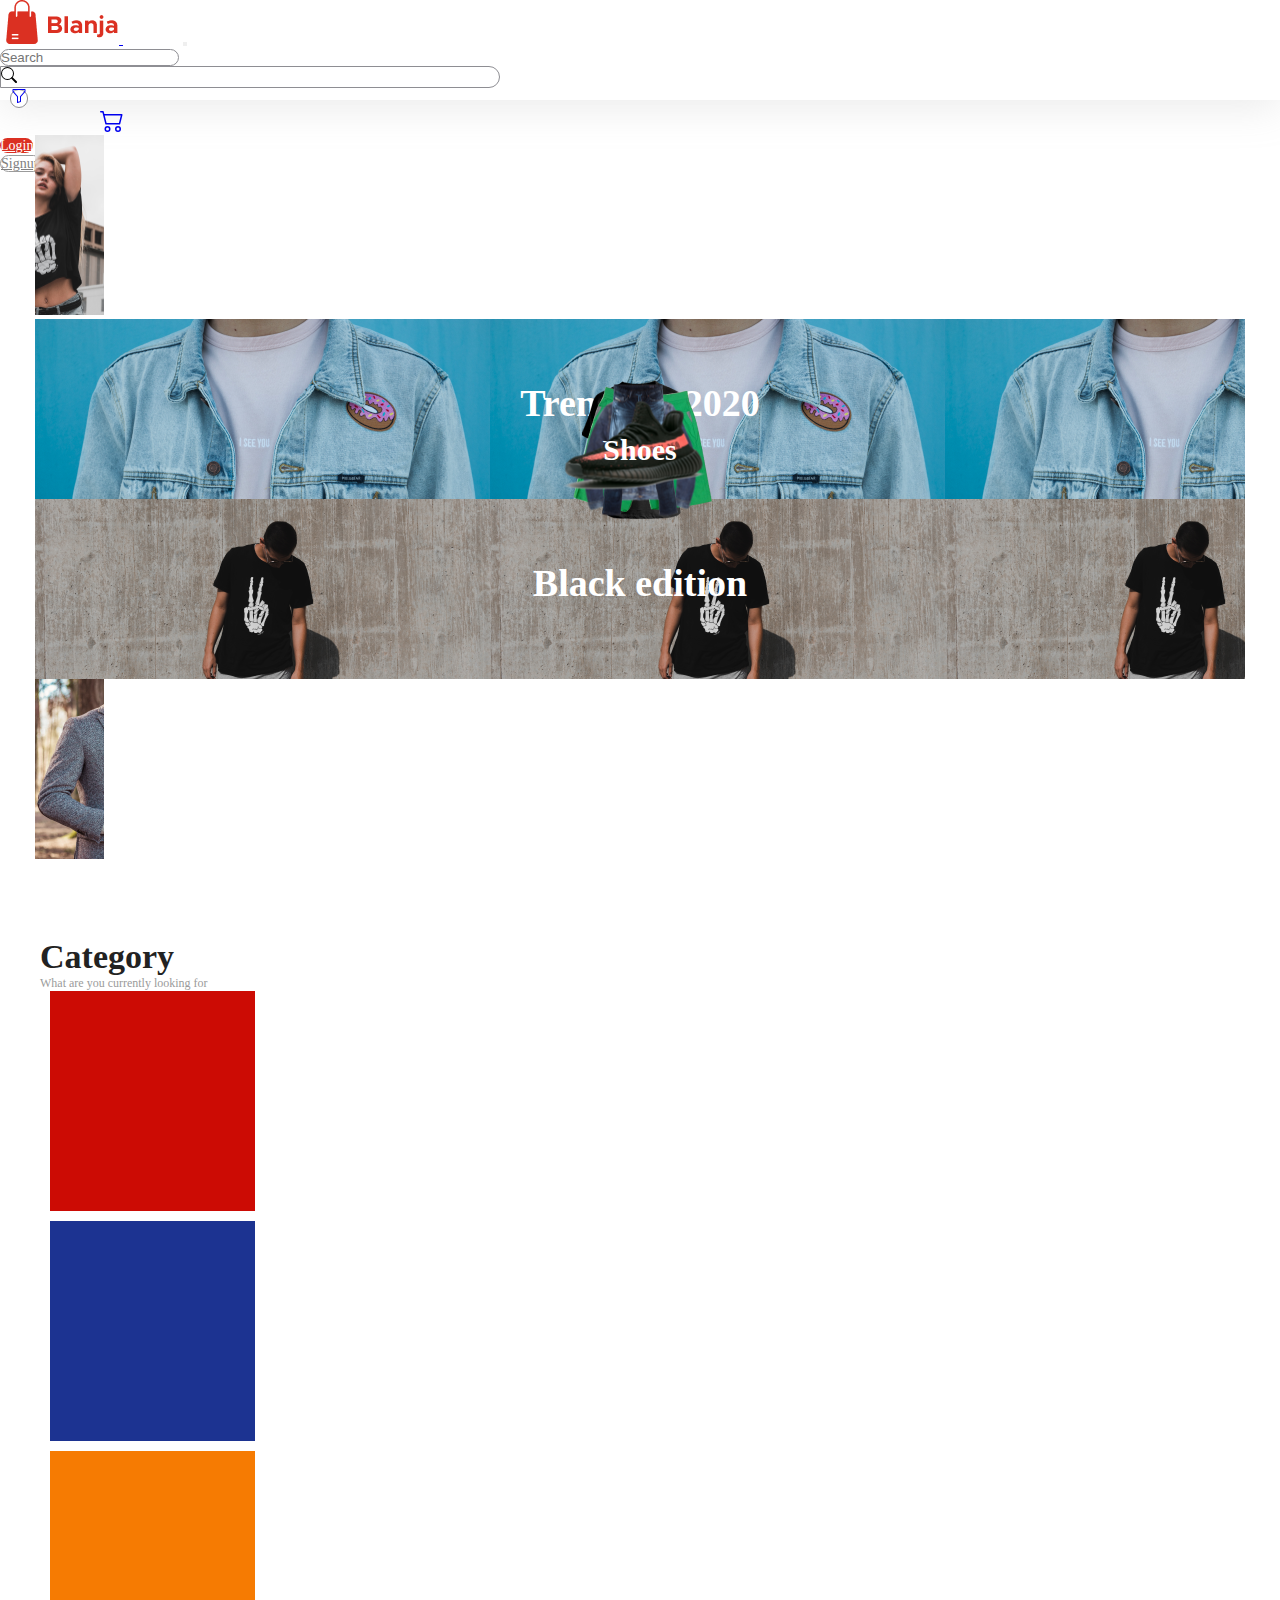
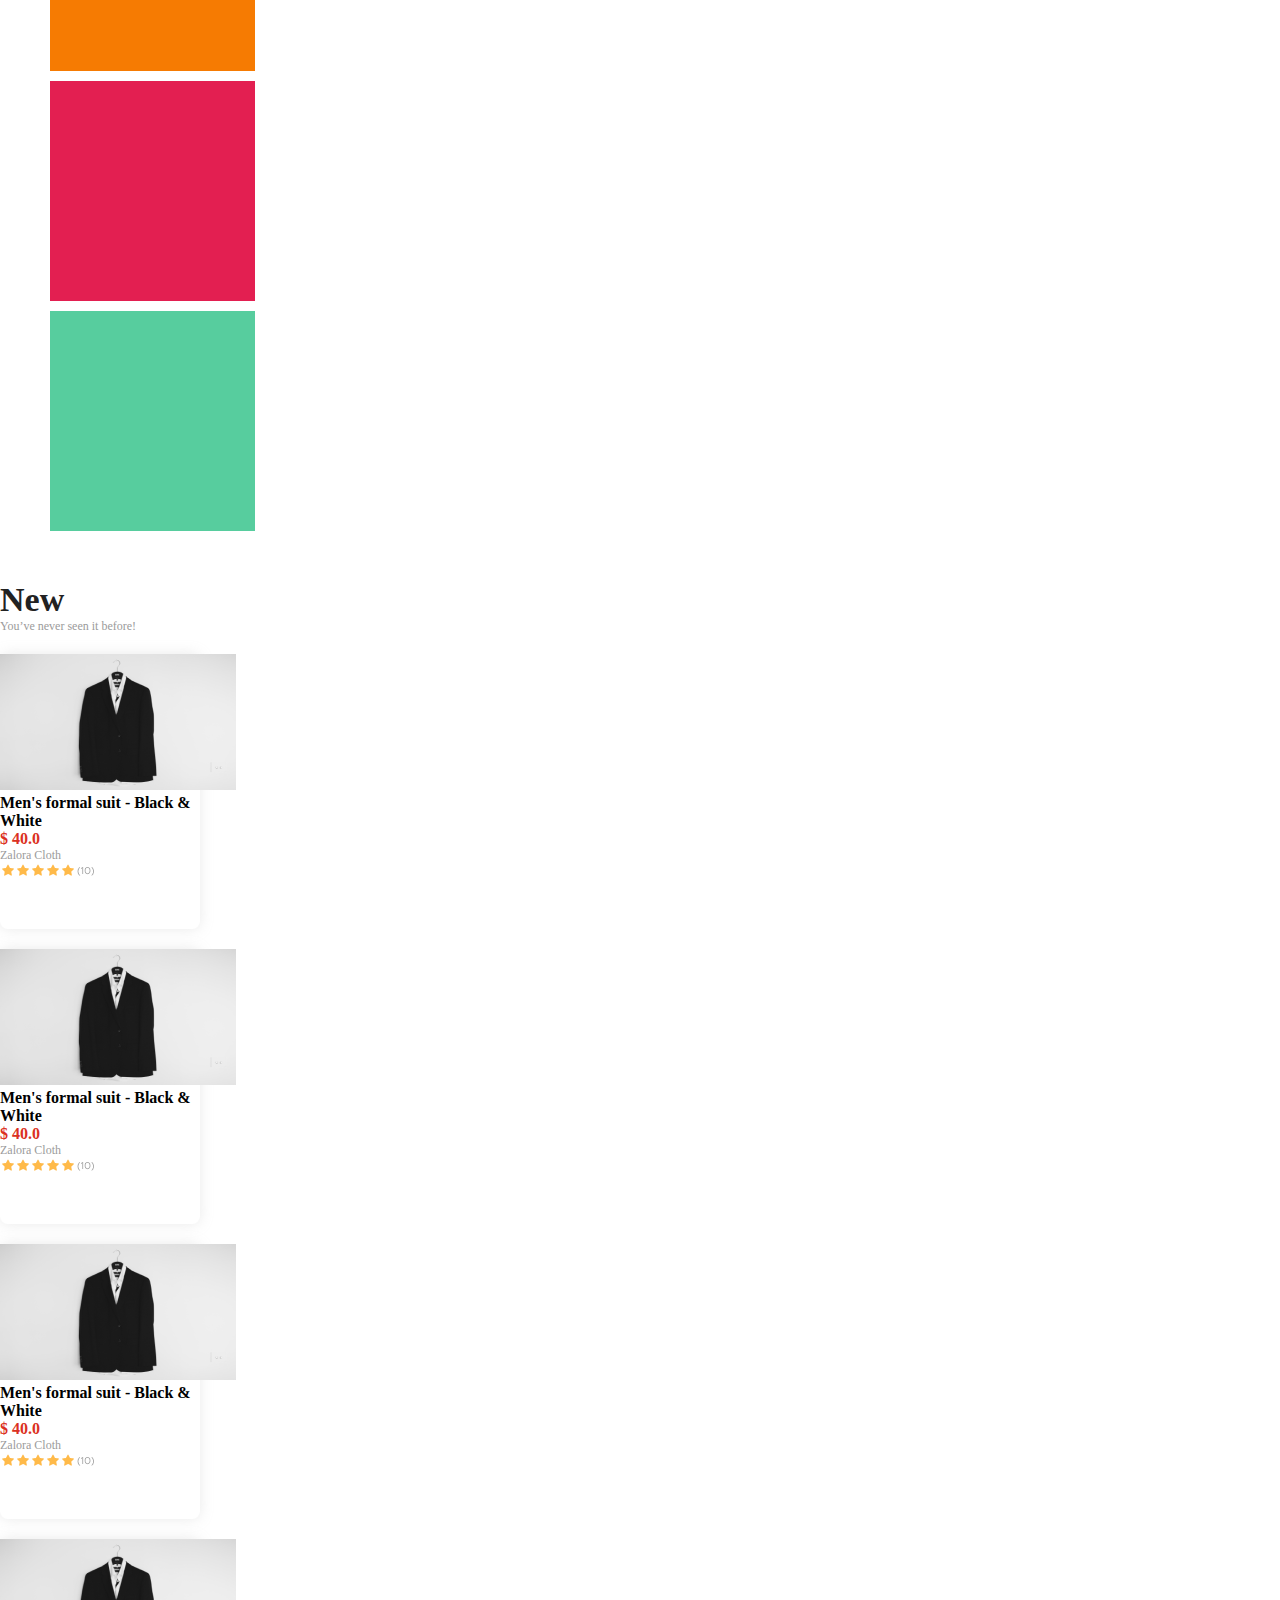
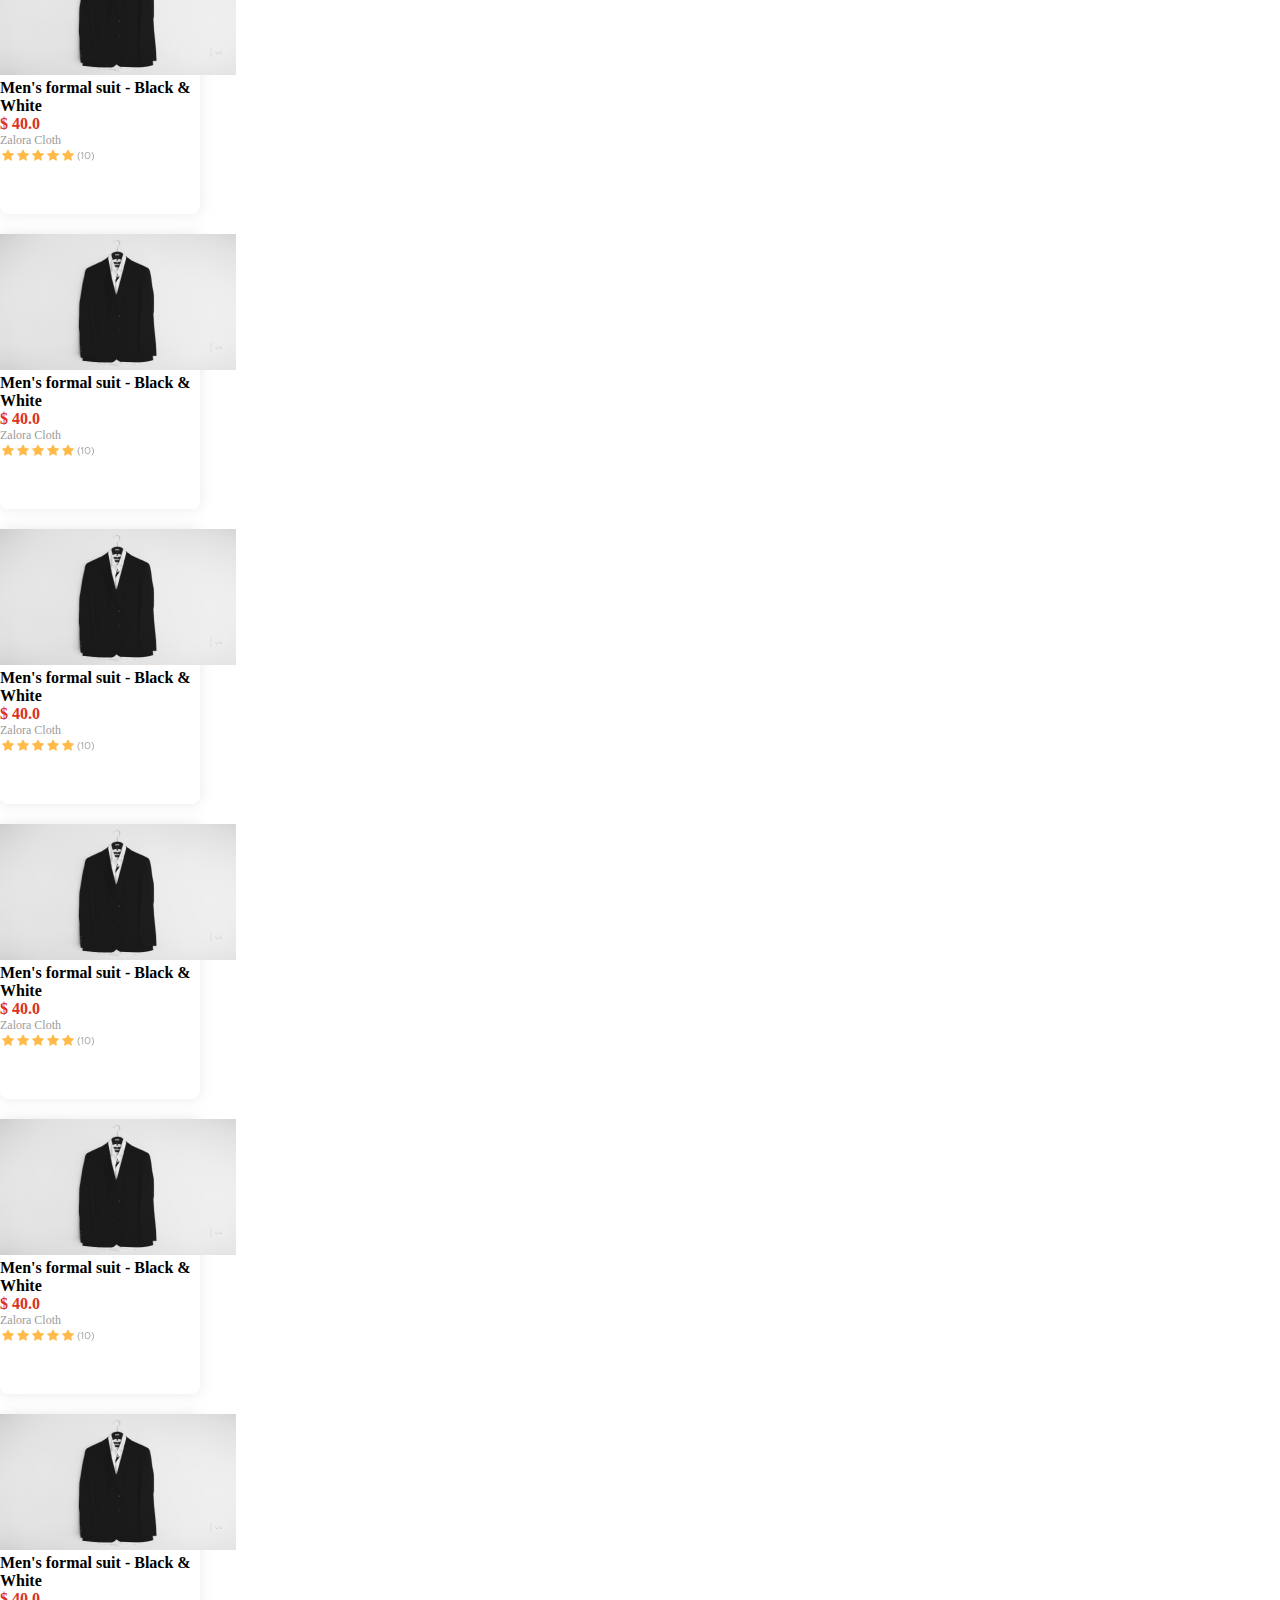
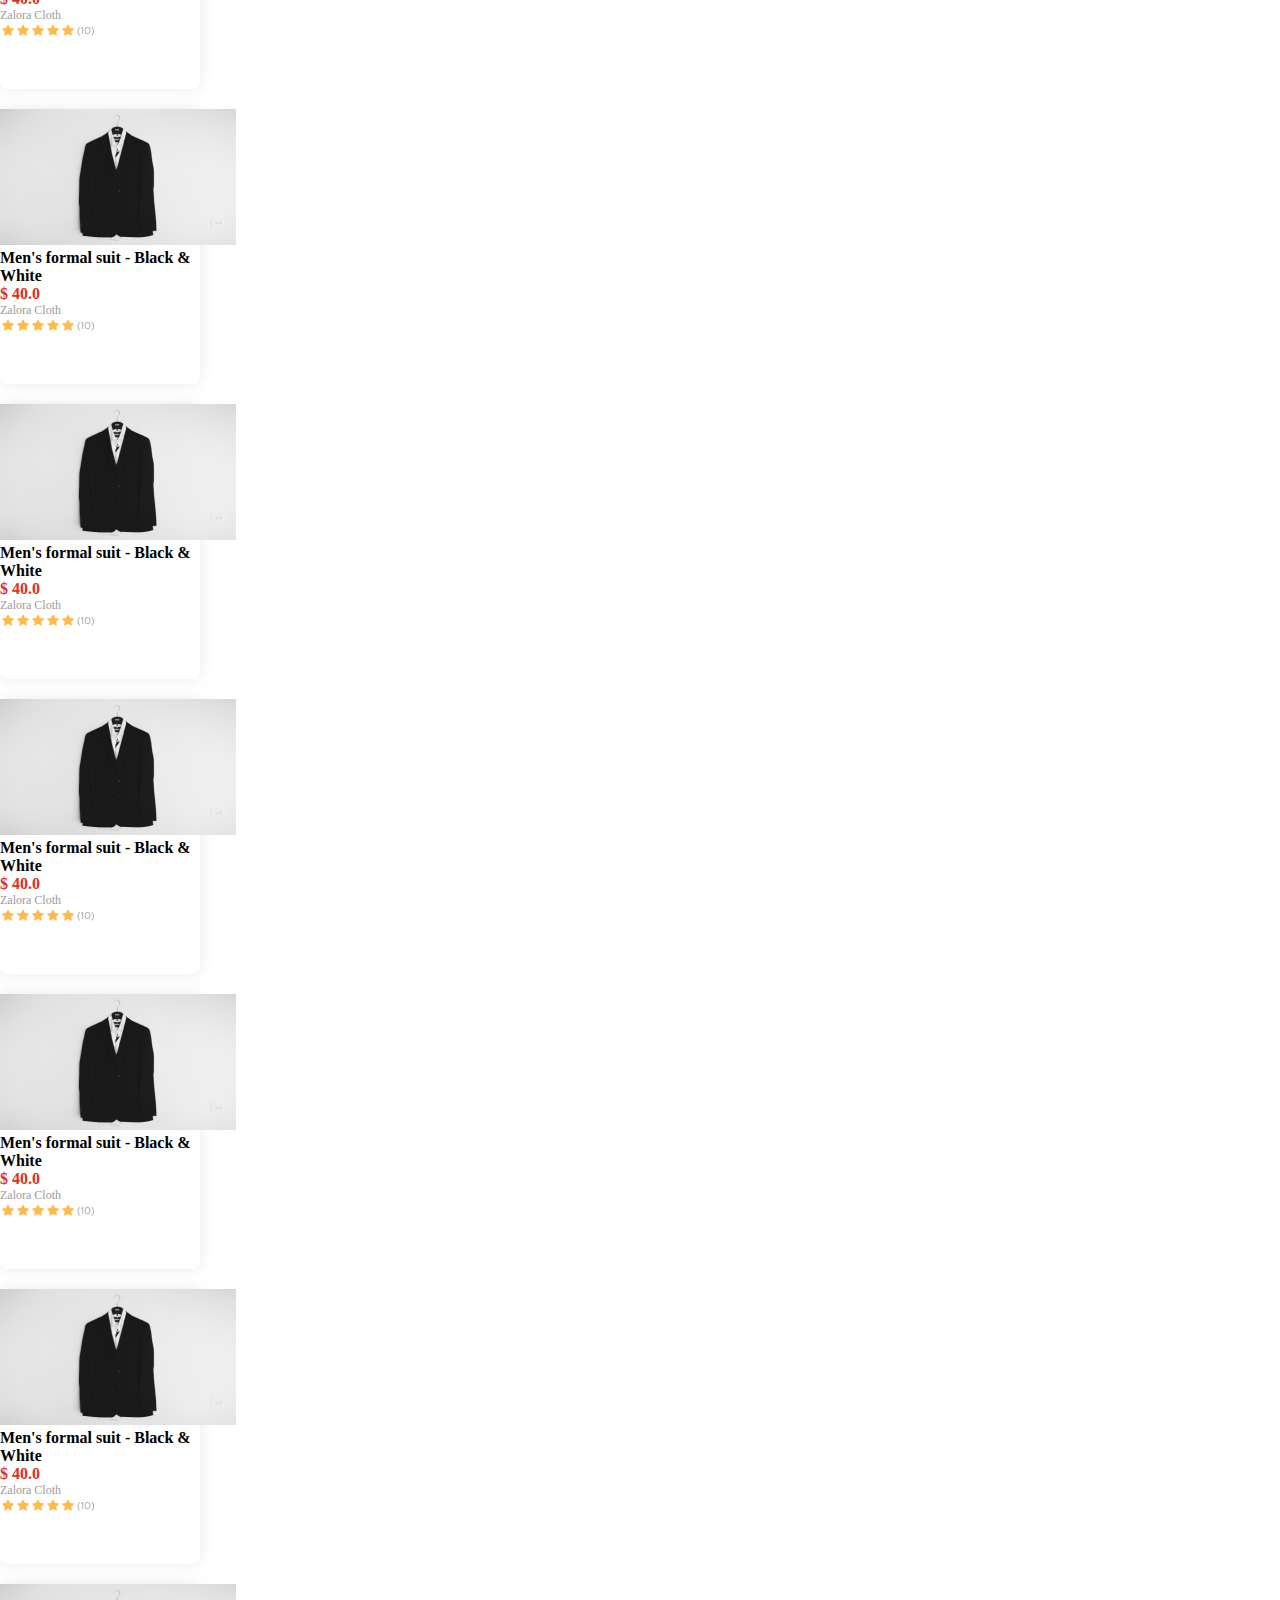
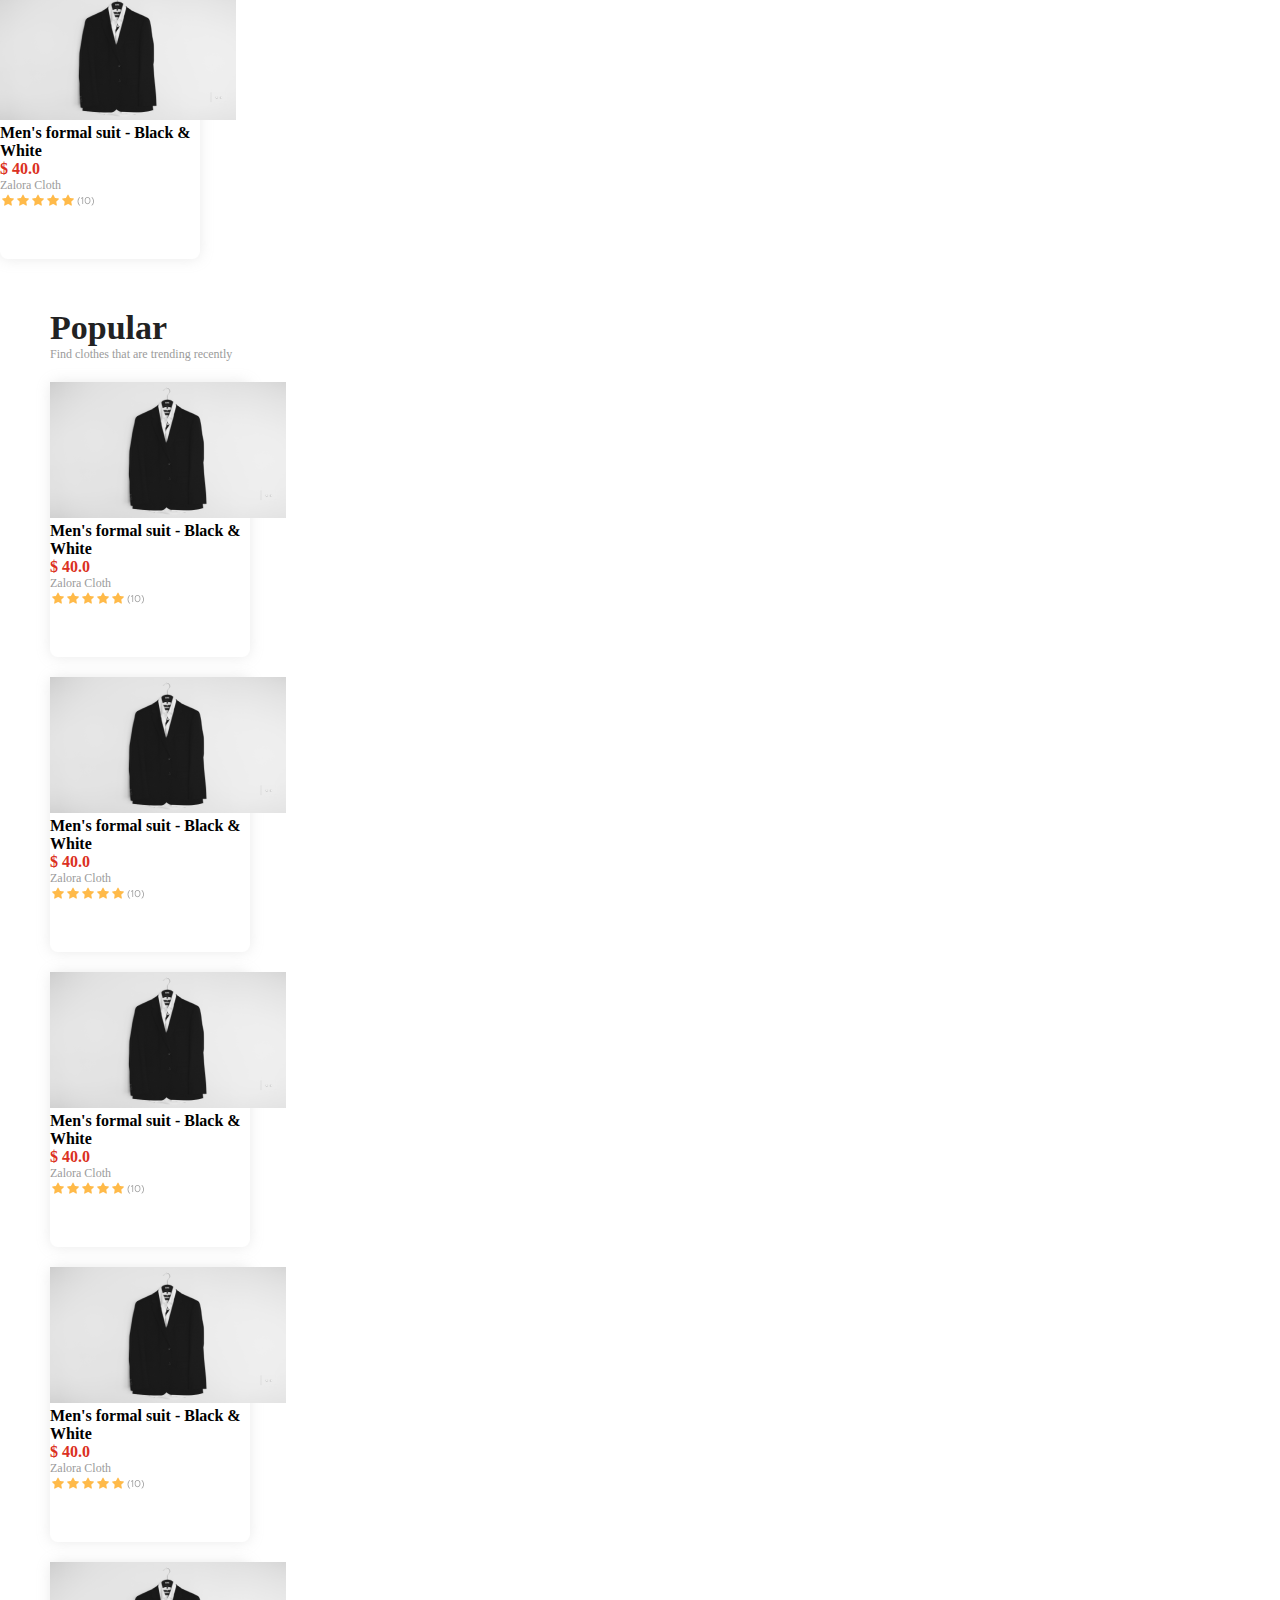
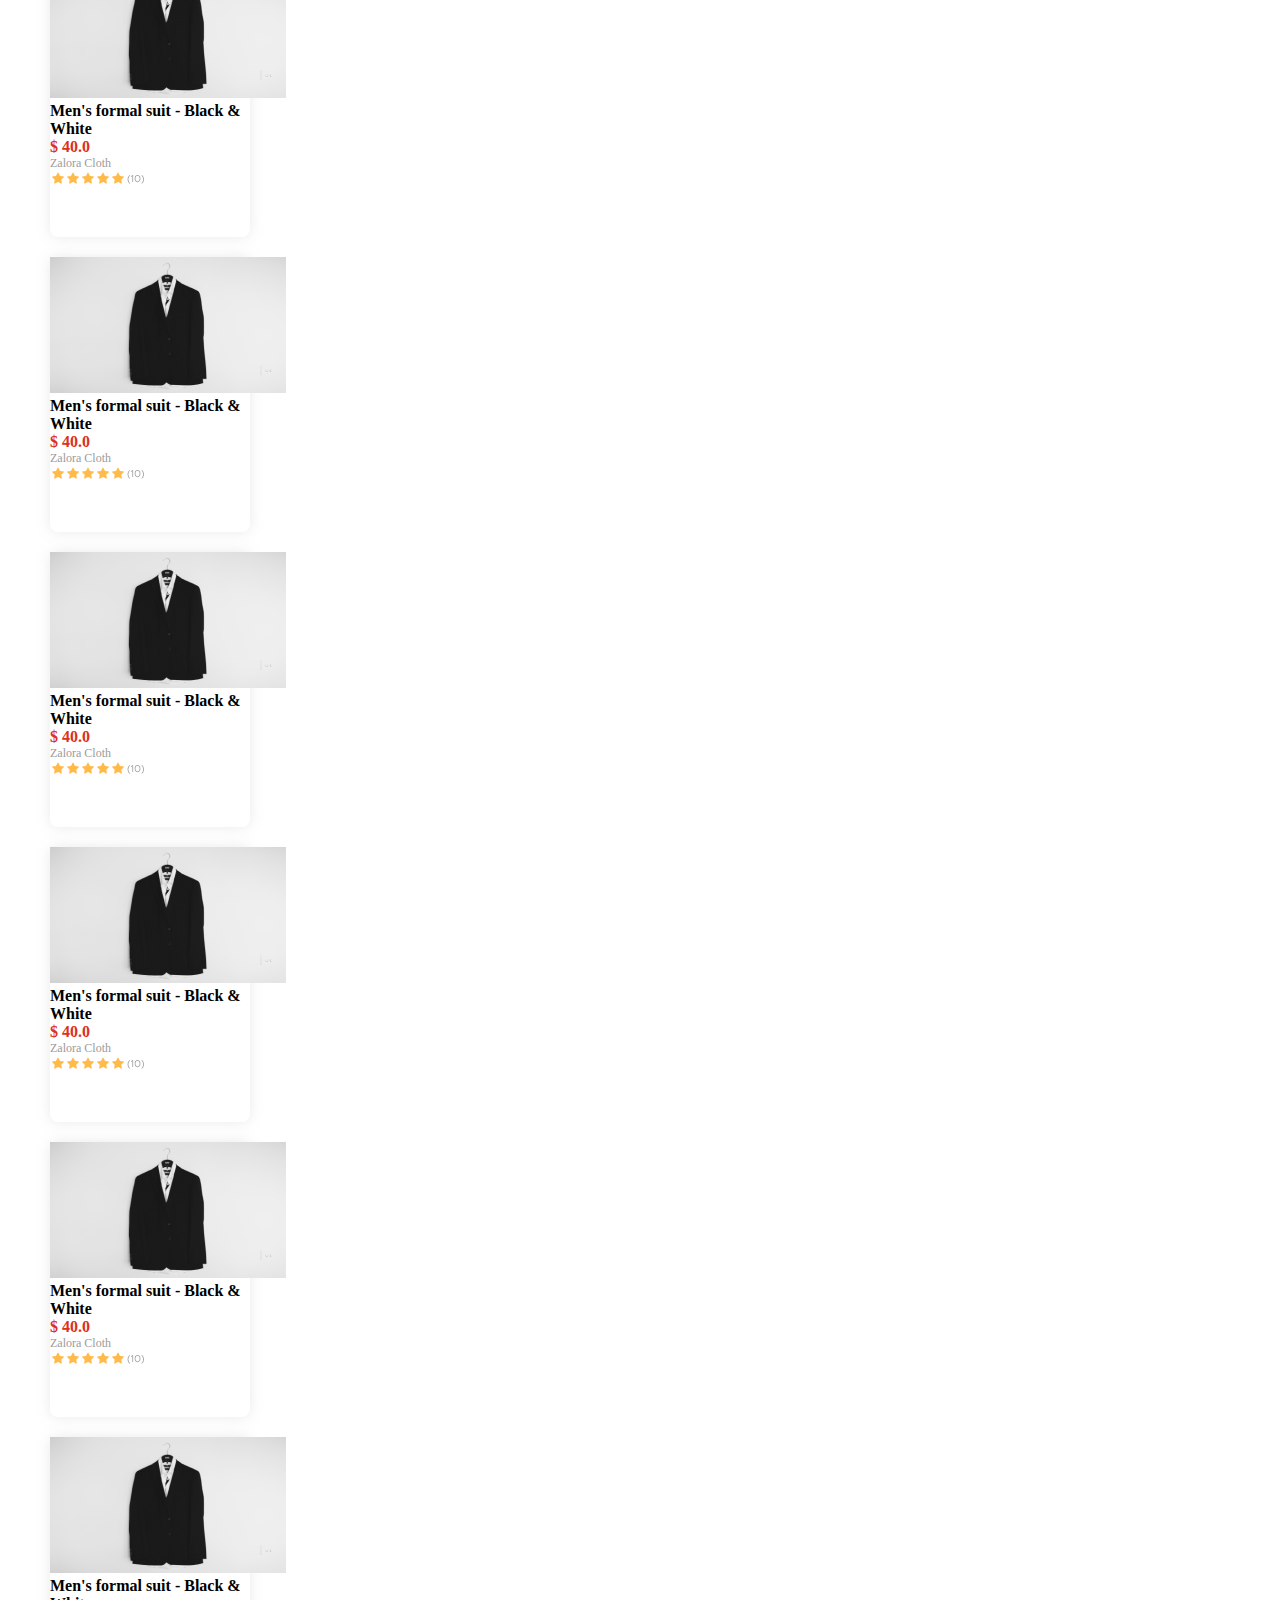
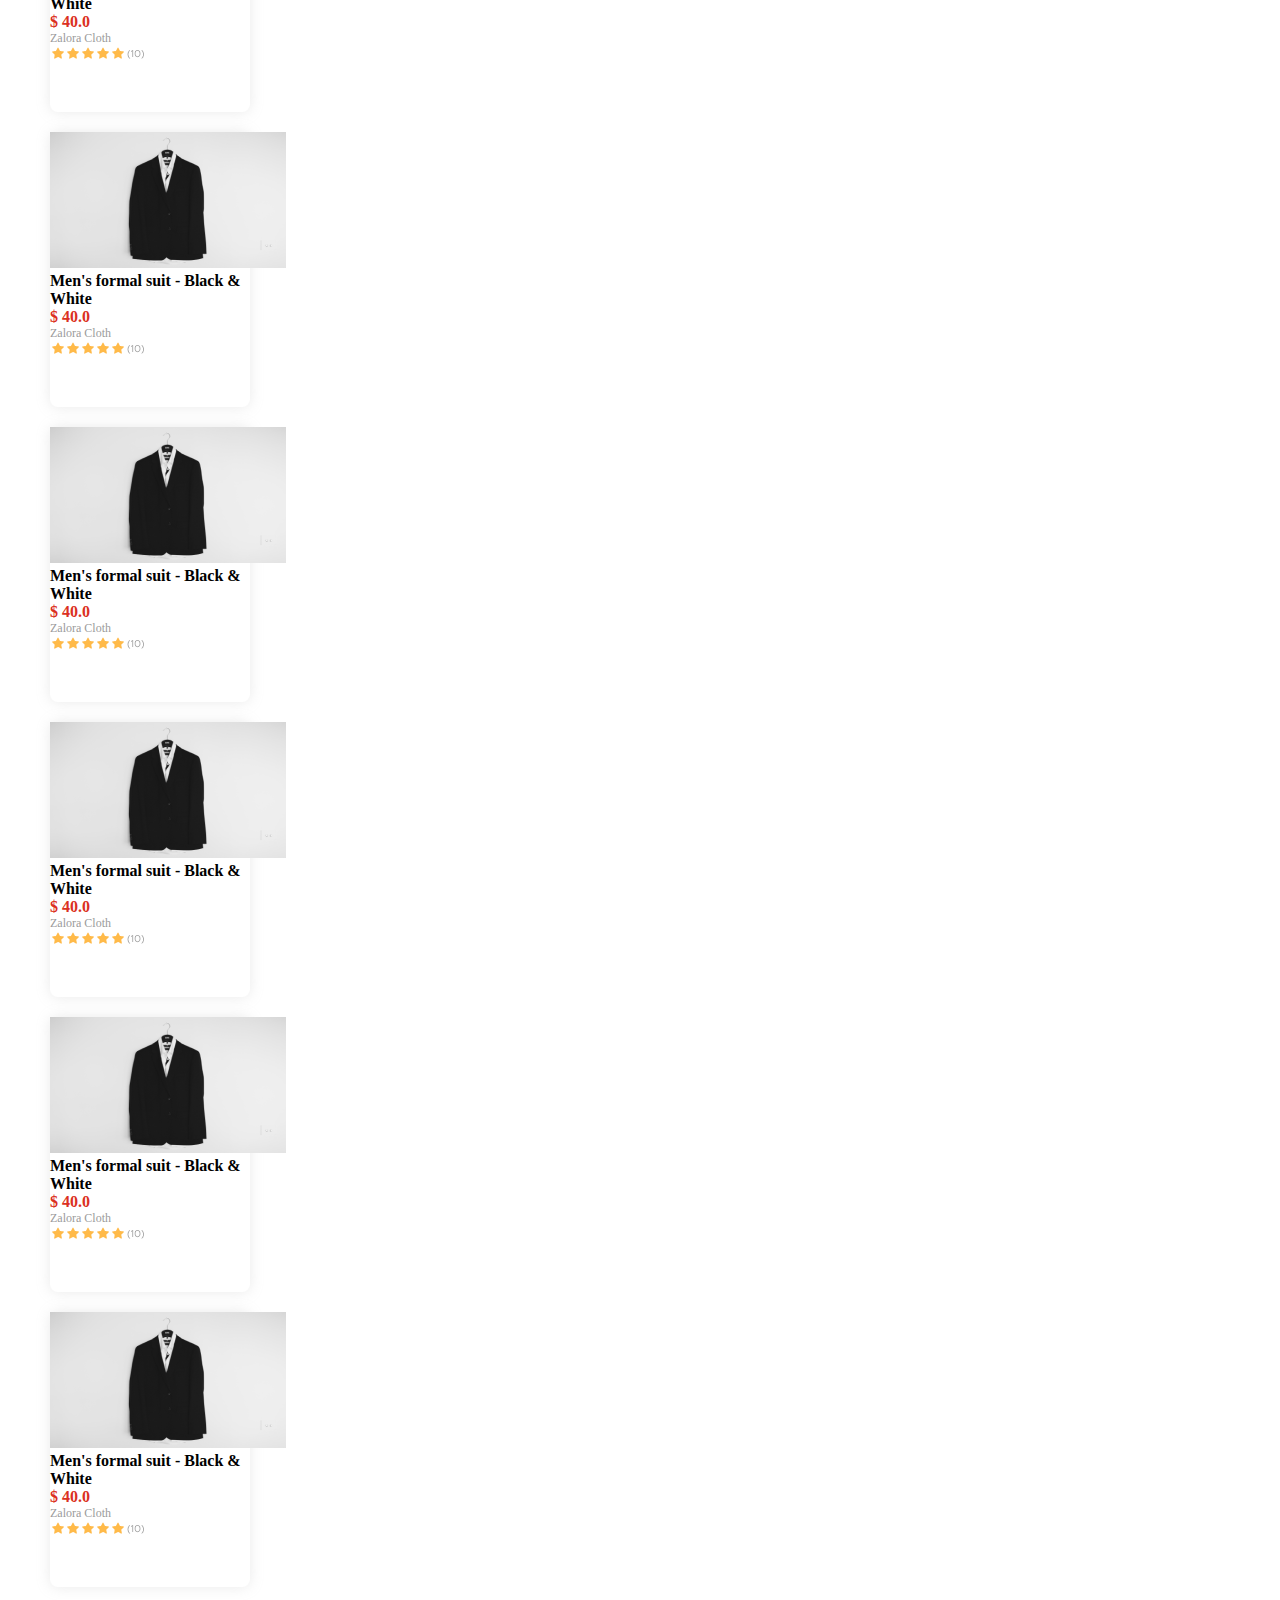
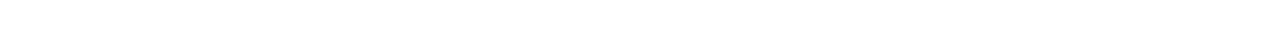
<file: index.html>
<!doctype html>
<html lang="en">
  <head>
    <!-- Required meta tags -->
    <meta charset="utf-8">
    <meta name="viewport" content="width=device-width, initial-scale=1, shrink-to-fit=no">
    
    <!-- Bootstrap CSS -->
    <link rel="stylesheet" href="https://cdn.jsdelivr.net/npm/bootstrap@4.5.3/dist/css/bootstrap.min.css" integrity="sha384-TX8t27EcRE3e/ihU7zmQxVncDAy5uIKz4rEkgIXeMed4M0jlfIDPvg6uqKI2xXr2" crossorigin="anonymous">

    <!-- Custom CSS -->
    <link href="main.css" rel="stylesheet" type="text/css" />
    
    <!-- External Font -->
    <link rel="stylesheet" media="screen" href="https://fontlibrary.org/face/metropolis" type="text/css"/>

    <title>Yu Shop</title>
  </head>

  <body>
    <!-- Navigation Bar -->
    <nav class="navbar sticky-top navbar-expand-lg navbar-light bg-light">
      <div class="container">
        <a class="navbar-brand" href="#">
          <img src="./assets/Group 1159.png" alt="Brand">
        </a>
        <button class="navbar-toggler collapsed" type="button" data-toggle="collapse" data-target="#navbarsExample07" aria-controls="navbarsExample07" aria-expanded="false" aria-label="Toggle navigation">
          <span class="navbar-toggler-icon"></span>
        </button>

        <div class="navbar-collapse collapse" id="navbarsExample07" style="">
          <div class="d-flex flex-row">
            <div class="input-group">
              <input type="text" class="form-control search-form py-2 border-right-0" placeholder="Search">
              <span class="input-group-append">
							  <div class="input-group-text search-btn bg-white">
                  <svg width="1em" height="1em" viewBox="0 0 16 16" class="bi bi-search" fill="currentColor" xmlns="http://www.w3.org/2000/svg">
                    <path fill-rule="evenodd" d="M10.442 10.442a1 1 0 0 1 1.415 0l3.85 3.85a1 1 0 0 1-1.414 1.415l-3.85-3.85a1 1 0 0 1 0-1.415z"/>
                    <path fill-rule="evenodd" d="M6.5 12a5.5 5.5 0 1 0 0-11 5.5 5.5 0 0 0 0 11zM13 6.5a6.5 6.5 0 1 1-13 0 6.5 6.5 0 0 1 13 0z"/>
                  </svg>
							  </div>
						  </span>
            </div>
            <div class="filter">
						  <a href="#" class="btn filter-btn">
							  <svg width="1em" height="1em" viewBox="0 0 16 16" class="bi bi-funnel" fill="currentColor" xmlns="http://www.w3.org/2000/svg">
                <path fill-rule="evenodd" d="M1.5 1.5A.5.5 0 0 1 2 1h12a.5.5 0 0 1 .5.5v2a.5.5 0 0 1-.128.334L10 8.692V13.5a.5.5 0 0 1-.342.474l-3 1A.5.5 0 0 1 6 14.5V8.692L1.628 3.834A.5.5 0 0 1 1.5 3.5v-2zm1 .5v1.308l4.372 4.858A.5.5 0 0 1 7 8.5v5.306l2-.666V8.5a.5.5 0 0 1 .128-.334L13.5 3.308V2h-11z"/>
                </svg>
						  </a>
					  </div>
          </div>          
          <div class="d-flex flex-row justify-content-end align-items-center">
						<div class="cart">
							<a class="btn cart-btn" href="#">
								<svg width="1.5em" height="1.5em" viewBox="0 0 16 16" class="bi bi-cart2" fill="currentColor" xmlns="http://www.w3.org/2000/svg">
                  <path fill-rule="evenodd" d="M0 2.5A.5.5 0 0 1 .5 2H2a.5.5 0 0 1 .485.379L2.89 4H14.5a.5.5 0 0 1 .485.621l-1.5 6A.5.5 0 0 1 13 11H4a.5.5 0 0 1-.485-.379L1.61 3H.5a.5.5 0 0 1-.5-.5zM3.14 5l1.25 5h8.22l1.25-5H3.14zM5 13a1 1 0 1 0 0 2 1 1 0 0 0 0-2zm-2 1a2 2 0 1 1 4 0 2 2 0 0 1-4 0zm9-1a1 1 0 1 0 0 2 1 1 0 0 0 0-2zm-2 1a2 2 0 1 1 4 0 2 2 0 0 1-4 0z"/>
                </svg>
							</a>
						</div>
					  <div class="login">
						  <a href="login.html" class="btn btn-full" type="submit">Login</a>
					  </div>
					  <div class="signup">
						  <a href="signup.html" class="btn btn-shadow ml-4" type="submit">Signup</a>
					  </div>
				  </div>
        </div>
      </div>
    </nav>

    <!-- Carousel -->
  <section id="carousel">
    <div class="container">
			<div class="row d-flex flex-row">
				<div class="col-lg-1 d-none d-lg-block">
					<img class="img-fluid rounded mt-4" src="./assets/ian-dooley-1.png" style="height: 180px">
				</div>
				<div class="col-sm col-md-6 col-lg-5">
					<div class="img-fluid rounded mt-4 img-carousel" style="background: url(./assets/benjamin-voros.png);">
						<h1>Trends in 2020</h1>
				  </div>
				</div>
				<div class="col-sm col-md-6 col-lg-5 ">
					<div class="img-fluid rounded mt-4 img-carousel" style="background: url(./assets/ian-dooley.png);">
						<h1>Black edition</h1>
					</div>
				</div>
				<div class="col-lg-1 d-none d-lg-block">
					<img class="img-fluid rounded mt-4" src="./assets/jonathan-francisca.png" style="height: 180px">
				</div>
			</div>
		</div>
  </section>

    <!-- Category -->
  <section id="category">
		<div class="container">
			<h2 class="text">Category</h2>
			<p class="text-muted">What are you currently looking for</p>
		</div>
    <div class="container">
			<div class="row d-flex flex-row justify-content-around">
				<div class="col-12 col-sm-12 col-md-auto col-lg-2 rounded box" style="background-color: #CC0B04;">
          <img src="./assets/shirt.png" alt="T-shirt" class="img-fluid mx-auto category-img">
					<p class="caption">T-shirt</p>
				</div>
				<div class="col-12 col-sm-12 col-md-auto col-lg-2 rounded box" style="background-color: #1C3391;">
          <img src="./assets/short.png" alt="Shorts" class="img-fluid mx-auto category-img">
					<p class="caption">Shorts</p>
				</div>
				<div class="col-12 col-sm-12 col-md-auto col-lg-2 rounded box" style="background-color: #F67B02;">
					<img src="./assets/jacket.png" alt="Jacket" class="img-fluid mx-auto category-img">
					<p class="caption">Jacket</p>
				</div>
				<div class="col-12 col-sm-12 col-md-auto col-lg-2 rounded box" style="background-color: #E31F51;">
					<img src="./assets/pants.png" alt="Pants" class="img-fluid mx-auto category-img">
					<p class="caption">Pants</p>
				</div>
				<div class="col-12 col-sm-12 col-md-auto col-lg-2 rounded box" style="background-color: #57CD9E;">
					<img src="./assets/shoes.png" alt="Shoes" class="img-fluid mx-auto category-img">
					<p class="caption">Shoes</p>
				</div>
			</div>
		</div>
	</section>

    <!-- New Item -->
  <section id="new-item">
		<div class="container">
			<h2 class="text">New</h2>
			<p class="text-muted">You’ve never seen it before!</p>
		</div>
    <div class="container">
			<div class="row d-flex flex-row flex-wrap justify-content-around">
        <div class="col-sm-6 col-md-auto col-lg-2">
          <div class="card rounded">
            <img class="card-img-top img-fluid" src="./assets/gez-xavier.png">
            <div class="card-body">
              <h5 class="card-title">Men's formal suit - Black & White</h5>
							<h5 class="price">$ 40.0</h5>
							<p class="text-muted">Zalora Cloth</p>
							<img class="img-fluid" src="./assets/b5.png">
            </div>
          </div>
        </div>
        <div class="col-sm-6 col-md-auto col-lg-2">
          <div class="card rounded">
            <img class="card-img-top img-fluid" src="./assets/gez-xavier.png">
            <div class="card-body">
              <h5 class="card-title">Men's formal suit - Black & White</h5>
							<h5 class="price">$ 40.0</h5>
							<p class="text-muted">Zalora Cloth</p>
							<img class="img-fluid" src="./assets/b5.png">
            </div>
          </div>
        </div>
        <div class="col-sm-6 col-md-auto col-lg-2">
          <div class="card rounded">
            <img class="card-img-top img-fluid" src="./assets/gez-xavier.png">
            <div class="card-body">
              <h5 class="card-title">Men's formal suit - Black & White</h5>
							<h5 class="price">$ 40.0</h5>
							<p class="text-muted">Zalora Cloth</p>
							<img class="img-fluid" src="./assets/b5.png">
            </div>
          </div>
        </div>
        <div class="col-sm-6 col-md-auto col-lg-2">
          <div class="card rounded">
            <img class="card-img-top img-fluid" src="./assets/gez-xavier.png">
            <div class="card-body">
              <h5 class="card-title">Men's formal suit - Black & White</h5>
							<h5 class="price">$ 40.0</h5>
							<p class="text-muted">Zalora Cloth</p>
							<img class="img-fluid" src="./assets/b5.png">
            </div>
          </div>
        </div>
        <div class="col-sm-6 col-md-auto col-lg-2">
          <div class="card rounded">
            <img class="card-img-top img-fluid" src="./assets/gez-xavier.png">
            <div class="card-body">
              <h5 class="card-title">Men's formal suit - Black & White</h5>
							<h5 class="price">$ 40.0</h5>
							<p class="text-muted">Zalora Cloth</p>
							<img class="img-fluid" src="./assets/b5.png">
            </div>
          </div>
        </div>
      </div>
      <!-- Row 2 -->
      <div class="row d-flex flex-row flex-wrap justify-content-around" style="margin-top: 20px;">
        <div class="col-sm-6 col-md-auto col-lg-2">
          <div class="card rounded">
            <img class="card-img-top img-fluid" src="./assets/gez-xavier.png">
            <div class="card-body">
              <h5 class="card-title">Men's formal suit - Black & White</h5>
							<h5 class="price">$ 40.0</h5>
							<p class="text-muted">Zalora Cloth</p>
							<img class="img-fluid" src="./assets/b5.png">
            </div>
          </div>
        </div>
        <div class="col-sm-6 col-md-auto col-lg-2">
          <div class="card rounded">
            <img class="card-img-top img-fluid" src="./assets/gez-xavier.png">
            <div class="card-body">
              <h5 class="card-title">Men's formal suit - Black & White</h5>
							<h5 class="price">$ 40.0</h5>
							<p class="text-muted">Zalora Cloth</p>
							<img class="img-fluid" src="./assets/b5.png">
            </div>
          </div>
        </div>
        <div class="col-sm-6 col-md-auto col-lg-2">
          <div class="card rounded">
            <img class="card-img-top img-fluid" src="./assets/gez-xavier.png">
            <div class="card-body">
              <h5 class="card-title">Men's formal suit - Black & White</h5>
							<h5 class="price">$ 40.0</h5>
							<p class="text-muted">Zalora Cloth</p>
							<img class="img-fluid" src="./assets/b5.png">
            </div>
          </div>
        </div>
        <div class="col-sm-6 col-md-auto col-lg-2">
          <div class="card rounded">
            <img class="card-img-top img-fluid" src="./assets/gez-xavier.png">
            <div class="card-body">
              <h5 class="card-title">Men's formal suit - Black & White</h5>
							<h5 class="price">$ 40.0</h5>
							<p class="text-muted">Zalora Cloth</p>
							<img class="img-fluid" src="./assets/b5.png">
            </div>
          </div>
        </div>
        <div class="col-sm-6 col-md-auto col-lg-2">
          <div class="card rounded">
            <img class="card-img-top img-fluid" src="./assets/gez-xavier.png">
            <div class="card-body">
              <h5 class="card-title">Men's formal suit - Black & White</h5>
							<h5 class="price">$ 40.0</h5>
							<p class="text-muted">Zalora Cloth</p>
							<img class="img-fluid" src="./assets/b5.png">
            </div>
          </div>
        </div>
      </div>
      <!-- Row 3 -->
      <div class="row d-flex flex-row flex-wrap justify-content-around" style="margin-top: 20px;">
        <div class="col-sm-6 col-md-auto col-lg-2">
          <div class="card rounded">
            <img class="card-img-top img-fluid" src="./assets/gez-xavier.png">
            <div class="card-body">
              <h5 class="card-title">Men's formal suit - Black & White</h5>
							<h5 class="price">$ 40.0</h5>
							<p class="text-muted">Zalora Cloth</p>
							<img class="img-fluid" src="./assets/b5.png">
            </div>
          </div>
        </div>
        <div class="col-sm-6 col-md-auto col-lg-2">
          <div class="card rounded">
            <img class="card-img-top img-fluid" src="./assets/gez-xavier.png">
            <div class="card-body">
              <h5 class="card-title">Men's formal suit - Black & White</h5>
							<h5 class="price">$ 40.0</h5>
							<p class="text-muted">Zalora Cloth</p>
							<img class="img-fluid" src="./assets/b5.png">
            </div>
          </div>
        </div>
        <div class="col-sm-6 col-md-auto col-lg-2">
          <div class="card rounded">
            <img class="card-img-top img-fluid" src="./assets/gez-xavier.png">
            <div class="card-body">
              <h5 class="card-title">Men's formal suit - Black & White</h5>
							<h5 class="price">$ 40.0</h5>
							<p class="text-muted">Zalora Cloth</p>
							<img class="img-fluid" src="./assets/b5.png">
            </div>
          </div>
        </div>
        <div class="col-sm-6 col-md-auto col-lg-2">
          <div class="card rounded">
            <img class="card-img-top img-fluid" src="./assets/gez-xavier.png">
            <div class="card-body">
              <h5 class="card-title">Men's formal suit - Black & White</h5>
							<h5 class="price">$ 40.0</h5>
							<p class="text-muted">Zalora Cloth</p>
							<img class="img-fluid" src="./assets/b5.png">
            </div>
          </div>
        </div>
        <div class="col-sm-6 col-md-auto col-lg-2">
          <div class="card rounded">
            <img class="card-img-top img-fluid" src="./assets/gez-xavier.png">
            <div class="card-body">
              <h5 class="card-title">Men's formal suit - Black & White</h5>
							<h5 class="price">$ 40.0</h5>
							<p class="text-muted">Zalora Cloth</p>
							<img class="img-fluid" src="./assets/b5.png">
            </div>
          </div>
        </div>
      </div>
    </div>
  </section>

    <!-- Popular -->
    <section id="popular">
      <div class="container">
        <h2 class="text">Popular</h2>
        <p class="text-muted">Find clothes that are trending recently</p>
      </div>
      <div class="container">
        <div class="row d-flex flex-row flex-wrap justify-content-around">
          <div class="col-sm-6 col-md-auto col-lg-2">
            <div class="card rounded">
              <img class="card-img-top img-fluid" src="./assets/gez-xavier.png">
              <div class="card-body">
                <h5 class="card-title">Men's formal suit - Black & White</h5>
                <h5 class="price">$ 40.0</h5>
                <p class="text-muted">Zalora Cloth</p>
                <img class="img-fluid" src="./assets/b5.png">
              </div>
            </div>
          </div>
          <div class="col-sm-6 col-md-auto col-lg-2">
            <div class="card rounded">
              <img class="card-img-top img-fluid" src="./assets/gez-xavier.png">
              <div class="card-body">
                <h5 class="card-title">Men's formal suit - Black & White</h5>
                <h5 class="price">$ 40.0</h5>
                <p class="text-muted">Zalora Cloth</p>
                <img class="img-fluid" src="./assets/b5.png">
              </div>
            </div>
          </div>
          <div class="col-sm-6 col-md-auto col-lg-2">
            <div class="card rounded">
              <img class="card-img-top img-fluid" src="./assets/gez-xavier.png">
              <div class="card-body">
                <h5 class="card-title">Men's formal suit - Black & White</h5>
                <h5 class="price">$ 40.0</h5>
                <p class="text-muted">Zalora Cloth</p>
                <img class="img-fluid" src="./assets/b5.png">
              </div>
            </div>
          </div>
          <div class="col-sm-6 col-md-auto col-lg-2">
            <div class="card rounded">
              <img class="card-img-top img-fluid" src="./assets/gez-xavier.png">
              <div class="card-body">
                <h5 class="card-title">Men's formal suit - Black & White</h5>
                <h5 class="price">$ 40.0</h5>
                <p class="text-muted">Zalora Cloth</p>
                <img class="img-fluid" src="./assets/b5.png">
              </div>
            </div>
          </div>
          <div class="col-sm-6 col-md-auto col-lg-2">
            <div class="card rounded">
              <img class="card-img-top img-fluid" src="./assets/gez-xavier.png">
              <div class="card-body">
                <h5 class="card-title">Men's formal suit - Black & White</h5>
                <h5 class="price">$ 40.0</h5>
                <p class="text-muted">Zalora Cloth</p>
                <img class="img-fluid" src="./assets/b5.png">
              </div>
            </div>
          </div>
        </div>
        <!-- Row 2 -->
        <div class="row d-flex flex-row flex-wrap justify-content-around" style="margin-top: 20px;">
          <div class="col-sm-6 col-md-auto col-lg-2">
            <div class="card rounded">
              <img class="card-img-top img-fluid" src="./assets/gez-xavier.png">
              <div class="card-body">
                <h5 class="card-title">Men's formal suit - Black & White</h5>
                <h5 class="price">$ 40.0</h5>
                <p class="text-muted">Zalora Cloth</p>
                <img class="img-fluid" src="./assets/b5.png">
              </div>
            </div>
          </div>
          <div class="col-sm-6 col-md-auto col-lg-2">
            <div class="card rounded">
              <img class="card-img-top img-fluid" src="./assets/gez-xavier.png">
              <div class="card-body">
                <h5 class="card-title">Men's formal suit - Black & White</h5>
                <h5 class="price">$ 40.0</h5>
                <p class="text-muted">Zalora Cloth</p>
                <img class="img-fluid" src="./assets/b5.png">
              </div>
            </div>
          </div>
          <div class="col-sm-6 col-md-auto col-lg-2">
            <div class="card rounded">
              <img class="card-img-top img-fluid" src="./assets/gez-xavier.png">
              <div class="card-body">
                <h5 class="card-title">Men's formal suit - Black & White</h5>
                <h5 class="price">$ 40.0</h5>
                <p class="text-muted">Zalora Cloth</p>
                <img class="img-fluid" src="./assets/b5.png">
              </div>
            </div>
          </div>
          <div class="col-sm-6 col-md-auto col-lg-2">
            <div class="card rounded">
              <img class="card-img-top img-fluid" src="./assets/gez-xavier.png">
              <div class="card-body">
                <h5 class="card-title">Men's formal suit - Black & White</h5>
                <h5 class="price">$ 40.0</h5>
                <p class="text-muted">Zalora Cloth</p>
                <img class="img-fluid" src="./assets/b5.png">
              </div>
            </div>
          </div>
          <div class="col-sm-6 col-md-auto col-lg-2">
            <div class="card rounded">
              <img class="card-img-top img-fluid" src="./assets/gez-xavier.png">
              <div class="card-body">
                <h5 class="card-title">Men's formal suit - Black & White</h5>
                <h5 class="price">$ 40.0</h5>
                <p class="text-muted">Zalora Cloth</p>
                <img class="img-fluid" src="./assets/b5.png">
              </div>
            </div>
          </div>
        </div>
        <!-- Row 3 -->
        <div class="row d-flex flex-row flex-wrap justify-content-around" style="margin-top: 20px;">
          <div class="col-sm-6 col-md-auto col-lg-2">
            <div class="card rounded">
              <img class="card-img-top img-fluid" src="./assets/gez-xavier.png">
              <div class="card-body">
                <h5 class="card-title">Men's formal suit - Black & White</h5>
                <h5 class="price">$ 40.0</h5>
                <p class="text-muted">Zalora Cloth</p>
                <img class="img-fluid" src="./assets/b5.png">
              </div>
            </div>
          </div>
          <div class="col-sm-6 col-md-auto col-lg-2">
            <div class="card rounded">
              <img class="card-img-top img-fluid" src="./assets/gez-xavier.png">
              <div class="card-body">
                <h5 class="card-title">Men's formal suit - Black & White</h5>
                <h5 class="price">$ 40.0</h5>
                <p class="text-muted">Zalora Cloth</p>
                <img class="img-fluid" src="./assets/b5.png">
              </div>
            </div>
          </div>
          <div class="col-sm-6 col-md-auto col-lg-2">
            <div class="card rounded">
              <img class="card-img-top img-fluid" src="./assets/gez-xavier.png">
              <div class="card-body">
                <h5 class="card-title">Men's formal suit - Black & White</h5>
                <h5 class="price">$ 40.0</h5>
                <p class="text-muted">Zalora Cloth</p>
                <img class="img-fluid" src="./assets/b5.png">
              </div>
            </div>
          </div>
          <div class="col-sm-6 col-md-auto col-lg-2">
            <div class="card rounded">
              <img class="card-img-top img-fluid" src="./assets/gez-xavier.png">
              <div class="card-body">
                <h5 class="card-title">Men's formal suit - Black & White</h5>
                <h5 class="price">$ 40.0</h5>
                <p class="text-muted">Zalora Cloth</p>
                <img class="img-fluid" src="./assets/b5.png">
              </div>
            </div>
          </div>
          <div class="col-sm-6 col-md-auto col-lg-2">
            <div class="card rounded">
              <img class="card-img-top img-fluid" src="./assets/gez-xavier.png">
              <div class="card-body">
                <h5 class="card-title">Men's formal suit - Black & White</h5>
                <h5 class="price">$ 40.0</h5>
                <p class="text-muted">Zalora Cloth</p>
                <img class="img-fluid" src="./assets/b5.png">
              </div>
            </div>
          </div>
        </div>
      </div>
    </section>

    


    <!-- Option 1: jQuery and Bootstrap Bundle (includes Popper) -->
    <script src="https://code.jquery.com/jquery-3.5.1.slim.min.js" integrity="sha384-DfXdz2htPH0lsSSs5nCTpuj/zy4C+OGpamoFVy38MVBnE+IbbVYUew+OrCXaRkfj" crossorigin="anonymous"></script>
    <script src="https://cdn.jsdelivr.net/npm/bootstrap@4.5.3/dist/js/bootstrap.bundle.min.js" integrity="sha384-ho+j7jyWK8fNQe+A12Hb8AhRq26LrZ/JpcUGGOn+Y7RsweNrtN/tE3MoK7ZeZDyx" crossorigin="anonymous"></script>
  </body>
</html>
</file>
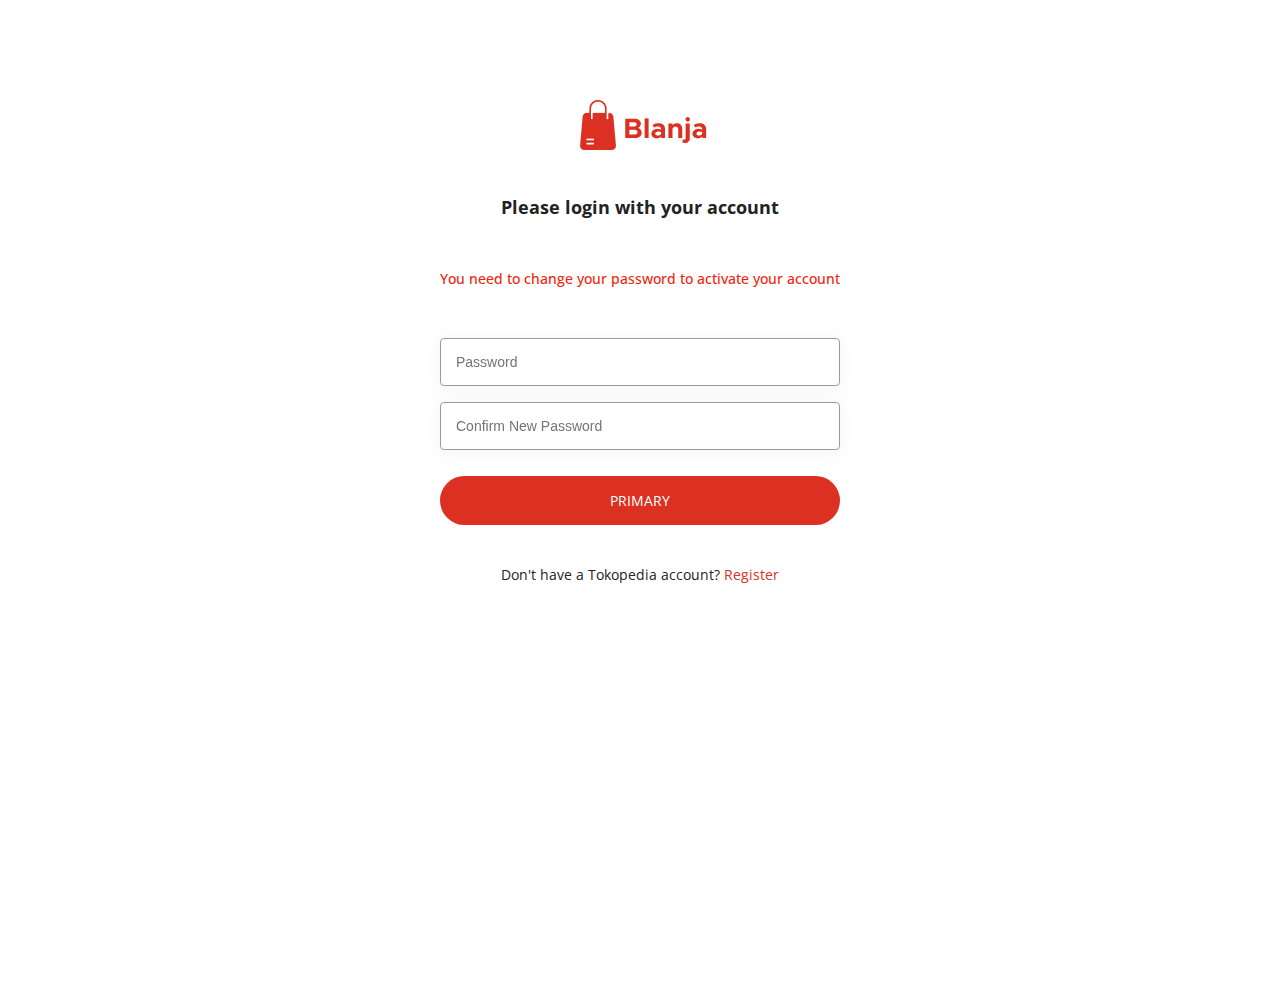
<file: confirm.html>
<!DOCTYPE html>
<html lang="en">
<head>
  <meta charset="utf-8">
  <meta name="viewport" content="width=device-width, initial-scale=1, shrink-to-fit=no">
  <title>Yu Shop Confirm Password</title>
  <link href="style.css" rel="stylesheet" type="text/css" />
</head>
<body>
  <div class="container">
    <div class="form-header">
      <div class="img-container">
        <img src="./assets/Logo.png" alt="Logo">
      </div>
      <p class="info">Please login with your account</p>
      <p class="confirm">You need to change your password to activate your account</p>
      <form class="form-section">
        <div class="form-main">
          <input type="password" placeholder="Password" name="psw" required>
        </div>
        <div class="form-main">
          <input type="password" placeholder="Confirm New Password" name="psw" required>
        </div>
      </form>
      <a class="submit" href="login.html" type="submit">PRIMARY</a>
      <p class="register">Don't have a Tokopedia account? <a href="signup.html">Register</a></p>
    </div>
  </div>
</body>
</html>
</file>
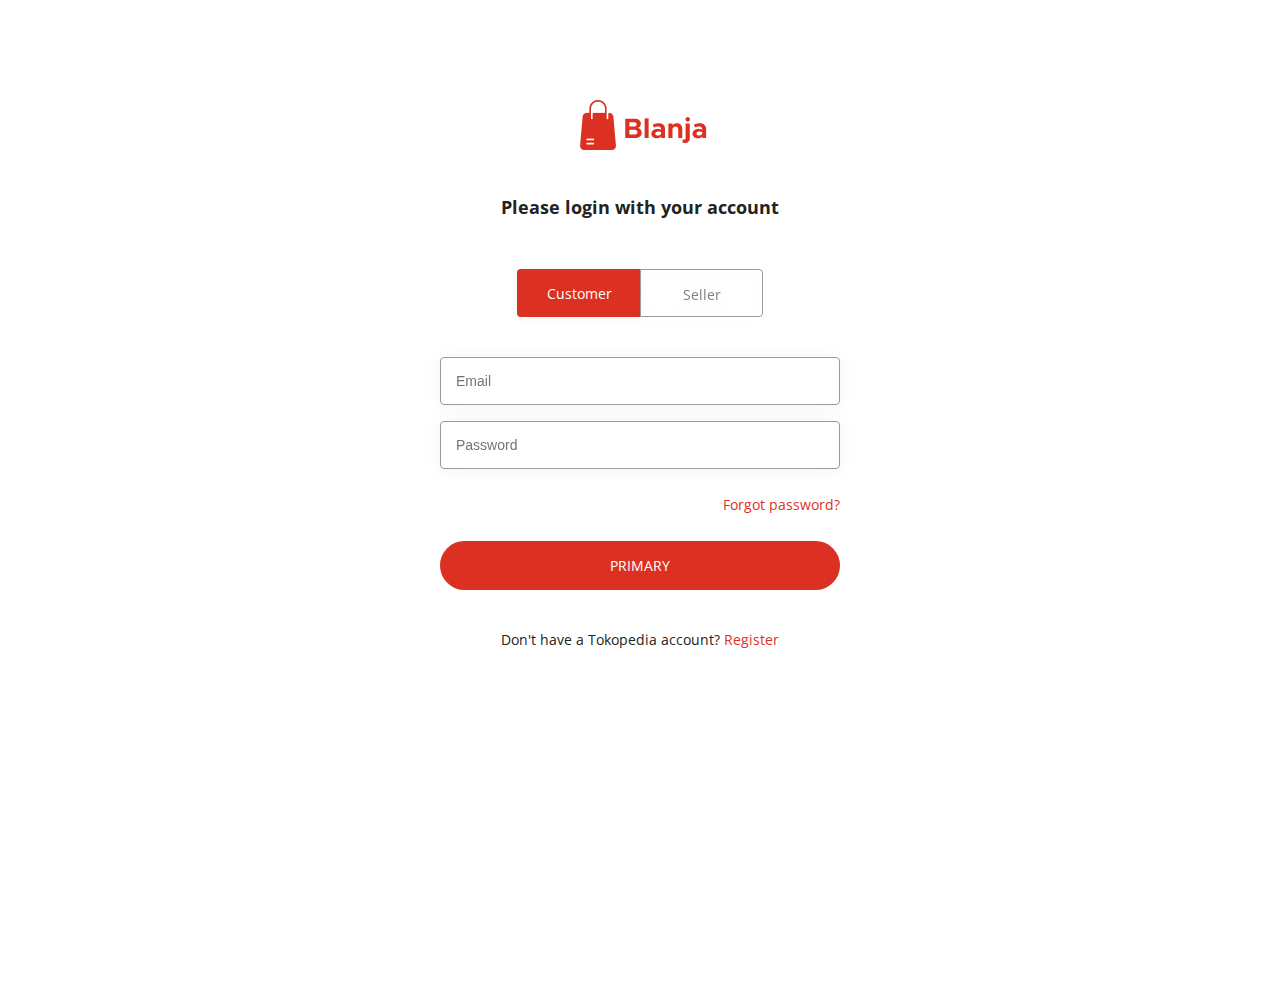
<file: login.html>
<!DOCTYPE html>
<html lang="en">
<head>
  <meta charset="utf-8">
  <meta name="viewport" content="width=device-width, initial-scale=1, shrink-to-fit=no">
  <title>Yu Shop Custommer Login</title>
  <link href="style.css" rel="stylesheet" type="text/css" />
</head>
<body>
  <div class="container">
    <div class="form-header">
      <div class="img-container">
        <img src="./assets/Logo.png" alt="Logo">
      </div>
      <p class="info">Please login with your account</p>
      <div class="btn-group">
        <a href="#" class="btn btn-full">Customer</a>
        <a href="#" class="btn btn-shadow">Seller</a>
      </div>
      <form class="form-section">
        <div class="form-main">
          <input type="email" placeholder="Email" name="uname" required>
        </div>
        <div class="form-main">
          <input type="password" placeholder="Password" name="psw" required>
        </div>
      </form>
      <a class="forgot" href="reset.html">Forgot password?</a><br>
      <a class="submit" href="index.html" type="submit">PRIMARY</a>
      <p class="register">Don't have a Tokopedia account? <a href="signup.html">Register</a></p>
    </div>
  </div>
</body>
</html>
</file>
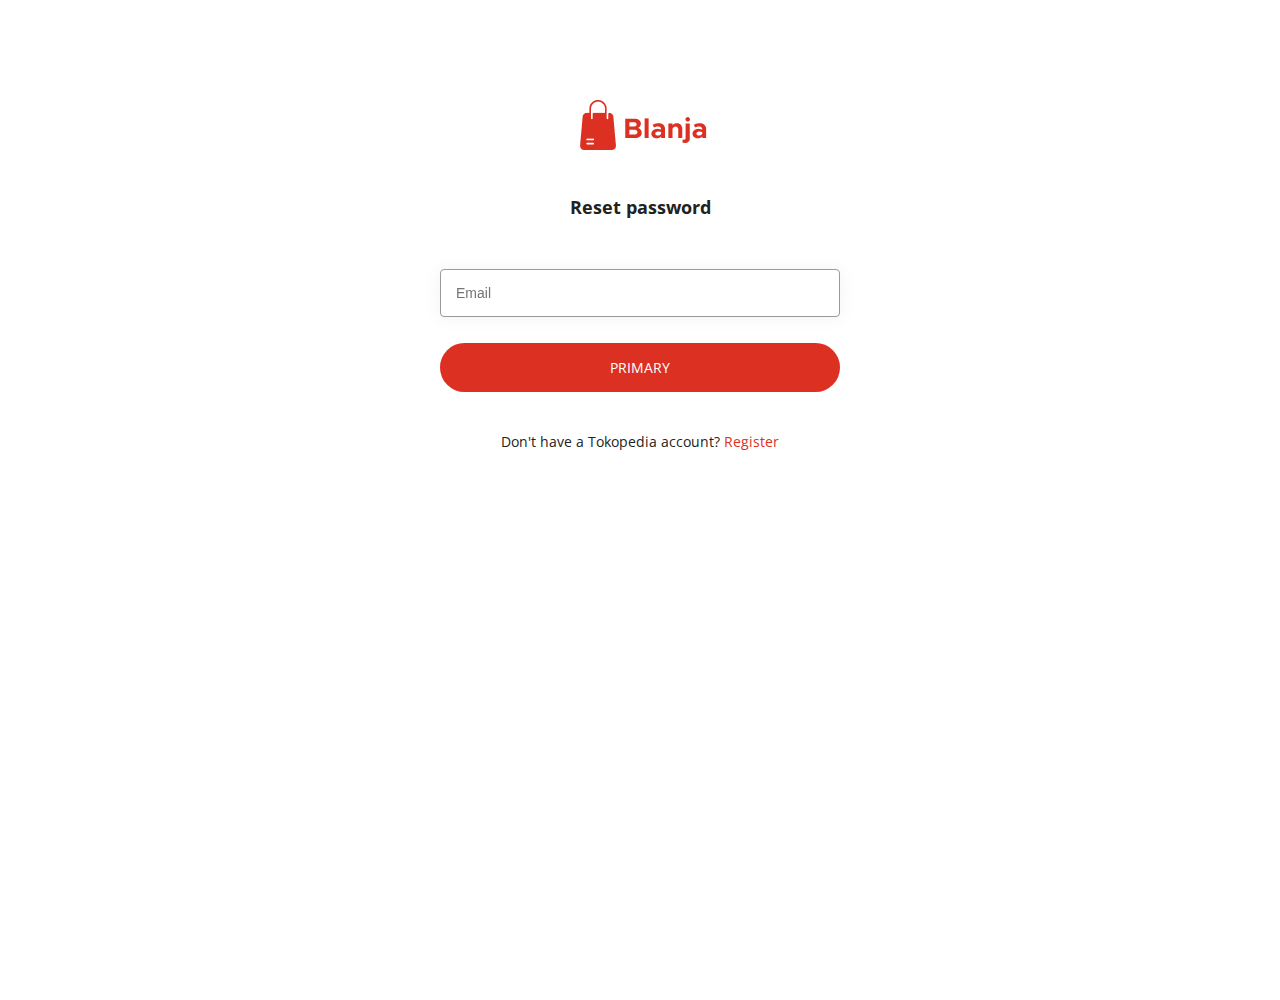
<file: reset.html>
<!DOCTYPE html>
<html lang="en">
<head>
  <meta charset="utf-8">
  <meta name="viewport" content="width=device-width, initial-scale=1, shrink-to-fit=no">
  <title>Yu Shop Reset Password</title>
  <link href="style.css" rel="stylesheet" type="text/css" />
</head>
<body>
  <div class="container">
    <div class="form-header">
      <div class="img-container">
        <img src="./assets/Logo.png" alt="Logo">
      </div>
      <p class="info">Reset password</p>
      <form class="form-section">
        <div class="form-main">
          <input type="email" placeholder="Email" name="uname" required>
        </div>
      </form>
      <a class="submit" href="confirm.html" type="submit">PRIMARY</a>
      <p class="register">Don't have a Tokopedia account? <a href="signup.html">Register</a></p>
    </div>
  </div>
</body>
</html>
</file>
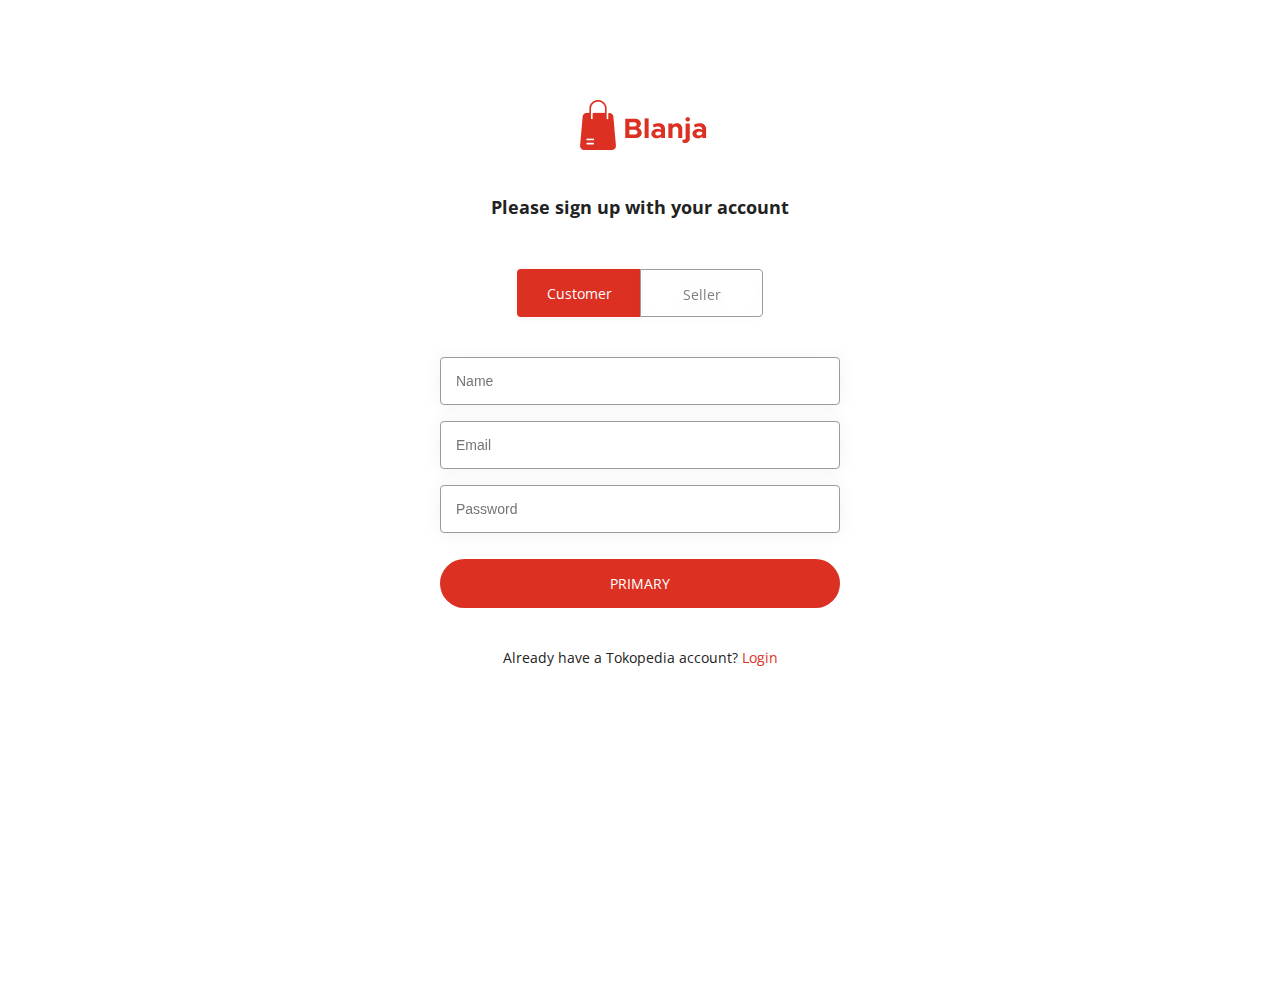
<file: signup.html>
<!DOCTYPE html>
<html lang="en">
<head>
  <meta charset="utf-8">
  <meta name="viewport" content="width=device-width, initial-scale=1, shrink-to-fit=no">
  <title>Yu Shop Custommer Sign Up</title>
  <link href="style.css" rel="stylesheet" type="text/css" />
</head>
<body>
  <div class="container">
    <div class="form-header">
      <div class="img-container">
        <img src="./assets/Logo.png" alt="Logo">
      </div>
      <p class="info">Please sign up with your account</p>
      <div class="btn-group">
        <a href="#" class="btn btn-full">Customer</a>
        <a href="#" class="btn btn-shadow">Seller</a>
      </div>
      <form class="form-section">
        <div class="form-main">
            <input type="name" placeholder="Name" name="uname" required>
          </div>
        <div class="form-main">
          <input type="email" placeholder="Email" name="uname" required>
        </div>
        <div class="form-main">
          <input type="password" placeholder="Password" name="psw" required>
        </div>
      </form>
      <a class="submit" href="index.html" type="submit">PRIMARY</a>
      <p class="register">Already have a Tokopedia account? <a href="login.html">Login</a></p>
    </div>
  </div>
</body>
</html>
</file>
<file: main.css>
* {
  margin:0;
  padding: 0;
  box-sizing: border-box;
}

html {
  height: 100%;
}

body {
  background: #FFFFFF;
  height: 100%;
  font-family: Metropolis;
  font-style: normal;
}

/* Global CSS */
.text {
  font-weight: bold;
  font-size: 34px;
  color: #222222;
}

.text-muted {
  font-weight: normal;
  font-size: 12px;
  color: #9B9B9B;
}

/* Navigation Bar */
.navbar {
  height: 100px;
  background: #FFFFFF;
  box-shadow: 0px 6px 40px rgba(173, 173, 173, 0.25);
}

.navbar-brand {
  margin-right: 60px;
}

.input-group {
  width: 500px;
}

.search-form {
  border: 1px solid #8E8E93;
  border-radius: 23px;
}

.search-btn {
  border: 1px solid #8E8E93;
  border-radius: 0px 23px 23px 0px;
}

.filter-btn {
  background: #FFFFFF;
  border: 1px solid #8E8E93;
  border-radius: 12px;
}

.filter {
  margin-left: 10px;
}

.cart {
  margin-left: 100px;
  margin-right: 20px;
}

.btn-full {
  font-weight: 500;
  font-size: 14px;
  color: #FFFFFF;
  background: #DB3022;
  border-radius: 25px;
  width: 100px;
}

.btn-shadow {
  font-weight: 500;
  font-size: 14px;
  border: 1px solid #9B9B9B;
  box-sizing: border-box;
  border-radius: 24px;
  color: gray;
  width: 100px;
}

/* Carousel */
#carousel {
  padding: 35px;
}

.img-carousel {
  width: 100%;
  height: 180px;
  background-size: cover;
}

.img-carousel h1 {
  font-weight: bold;
  font-size: 38px;
  line-height: 38px;
  color: #FFFFFF;
  text-align: center;
  padding-top: 65px;
}

/* Category */
#category {
  padding: 40px;
}

.box {
  width: 205px;
  height: 220px;
  margin: 0px 10px 10px;
  text-align: center;
}

.category-img {
  margin: 0;
  position: absolute;
  top: 50%;
  left: 50%;
  transform: translate(-50%, -50%);
}

.caption {
  font-weight: bold;
  font-size: 30px;
  line-height: 30px;
  color: #FFFFFF;
  position: absolute;
  top: 50%;
  left: 50%;
  transform: translate(-50%, -50%); 
}

/* New and Popular */
#popular {
  padding: 50px;
}

.card {
  margin-top: 20px;
  width: 200px;
  height: 275px;
  background: #FFFFFF;
  box-shadow: 0px 0px 14px rgba(173, 173, 173, 0.25);
  border-radius: 8px;
}

.card-title {
  font-weight: bold;
  font-size: 16px;
  color: #000000;
}

.card-body p {
  font-size: 12px;
  margin-bottom: 0px;
}

.price {
  font-weight: bold;
  font-size: 16px;
  color: #DB3022;
}

/* Media Query */
@media (max-width: 1125px) {
  .input-group {
  width: 400px;
  }
  .cart {
  margin-left: 10px;
  }
}
</file>
<file: style.css>
@import url('https://fonts.googleapis.com/css2?family=Open+Sans&display=swap');

* {
  margin:0;
  padding: 0;
  box-sizing: border-box;
}

html {
  height: 100%;
}

body {
  background: #FFFFFF;
  height: 100%;
  font-family: 'Open Sans', sans-serif;
  font-style: normal;
}

.container {
  margin-top: 100px;
  display: flex;
  justify-content: center;
  text-align: center;
}

.info {
  font-weight: bold;
  font-size: 18px;
  color: #222222;
  margin-top: 40px;
  margin-bottom: 50px;
}

.confirm {
  margin-top: 22px;
  margin-bottom: 50px;
  font-weight: 500;
  font-size: 14px;
  text-align: center;
  color: #F01F0E;
}
.btn-group {
    display: flex;
    justify-content: center;
}

.btn {
    padding: 15px 30px;
    width: 123px;
  height: 48px;
    font-size: 14px;
  text-decoration: none;
}

.btn-full {
    background: #DB3022;
  box-shadow: 0px 1px 8px rgba(0, 0, 0, 0.05);
  border-radius: 4px 0px 0px 4px;
  color: white;
}

.btn-shadow {
    border: 1px solid #9B9B9B;
  box-sizing: border-box;
  filter: drop-shadow(0px 1px 8px rgba(0, 0, 0, 0.05));
  border-radius: 0px 4px 4px 0px;
    color: gray;
}

.form-section {
  width: 400px;
  margin-top: 40px;
}
.form-main {
  display: flex;
  margin-top: 16px;
}

input[type="email"],
input[type="password"],
input[type="name"] {
  font-size: 14px;
  padding: 7px 0px 7px 15px;
  width: 100%;
  height: 48px;
  border: 1px solid #9B9B9B;
  box-sizing: border-box;
  filter: drop-shadow(0px 1px 8px rgba(0, 0, 0, 0.05));
  border-radius: 4px;
}

.forgot {
  display: inline-block;
  margin-top: 26px;
  text-align: right;
  width: 100%;
  font-size: 14px;
  color:#db3022;
  text-decoration: none;
}

.submit {
  margin-top: 26px;
  display: inline-block;
  padding: 15px 30px;
  width: 100%;
  font-size: 14px;
  color: #FFFFFF;
  background: #DB3022;
  border-radius: 25px;
  text-decoration: none;
}

.register {
  margin-top: 40px;
  font-size: 14px;
  color: #222222;
}

.register a {
  color:#db3022;
  text-decoration: none;
}

@media only screen and (max-width: 420px) {
  .form-section {
  width: 100%;
  }
}
</file>
